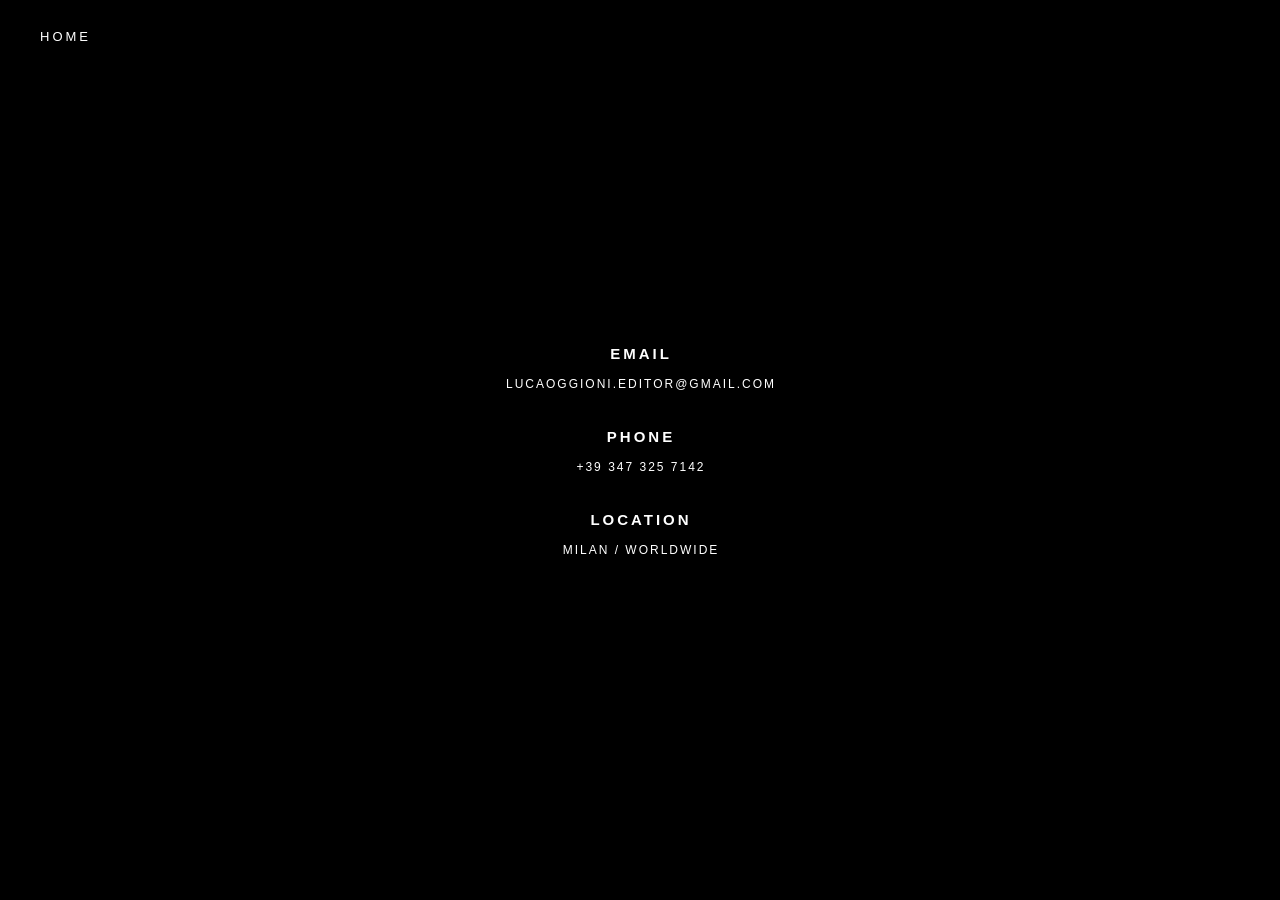
<file: contact.html>
<!DOCTYPE html>
<html lang="it">

<head>

  <meta charset="UTF-8">

  <meta
    name="viewport"
    content="width=device-width, initial-scale=1.0">

  <title>Contact</title>

  <link
    rel="stylesheet"
    href="style.css">

</head>

<body class="contact fade-page">

  <!-- PAGE TRANSITION -->

  <div class="page-fade"></div>

  <!-- VIDEO BG -->

  <video
    class="home-video"
    autoplay
    muted
    loop
    playsinline>

   <source
  src="bg-portfolio.mp4"
  type="video/mp4">

  </video>

  <!-- OVERLAY -->

  <div class="home-overlay"></div>

  <!-- NAV -->

  <div class="nav">

    <a href="index.html">
      HOME
    </a>

  </div>

  <!-- CONTACT CONTENT -->

  <section class="contact-wrapper">

  

    <div class="contact-block">

      <div class="contact-label">
        EMAIL
      </div>

      <a
        href="mailto:yourmail@email.com"
        class="contact-value">

        LUCAOGGIONI.EDITOR@GMAIL.COM

      </a>

    </div>

    <div class="contact-block">

      <div class="contact-label">
        PHONE
      </div>

      <a
        href="tel:+393473257142"
        class="contact-value">

        +39 347 325 7142

      </a>

    </div>

    <div class="contact-block">

      <div class="contact-label">
        LOCATION
      </div>

      <div class="contact-value">
        MILAN / WORLDWIDE
      </div>

    </div>

  </section>

  <!-- PAGE FADE -->

  <script>

    const fade =
      document.querySelector('.page-fade');

    const links =
      document.querySelectorAll('a[href]');

    links.forEach(link => {

      link.addEventListener('click', e => {

        const href =
          link.getAttribute('href');

        if(
          href.startsWith('#') ||
          href.startsWith('mailto:') ||
          href.startsWith('http') ||
          href.startsWith('tel:')
        ){
          return;
        }

        e.preventDefault();

        fade.classList.add('active');

        setTimeout(() => {

          window.location.href = href;

        }, 220);

      });

    });

  </script>

</body>

</html>
</file>
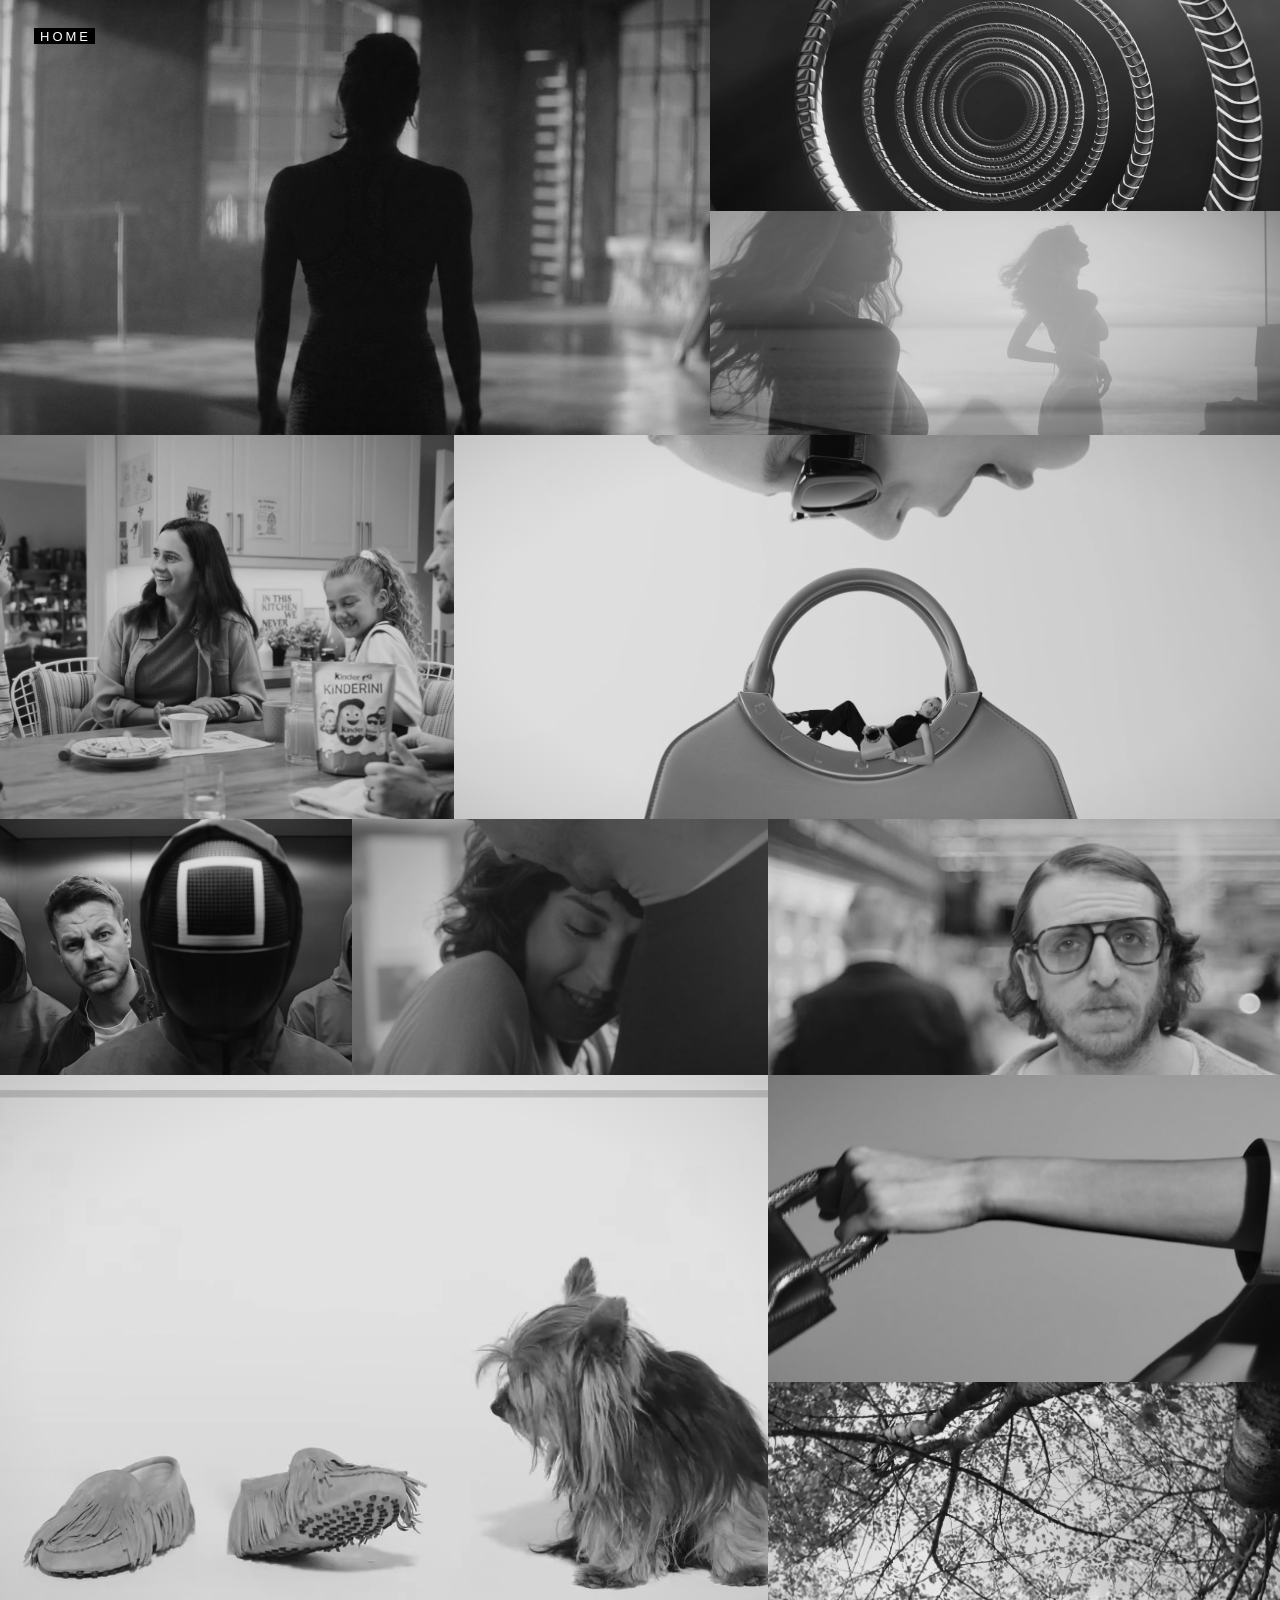
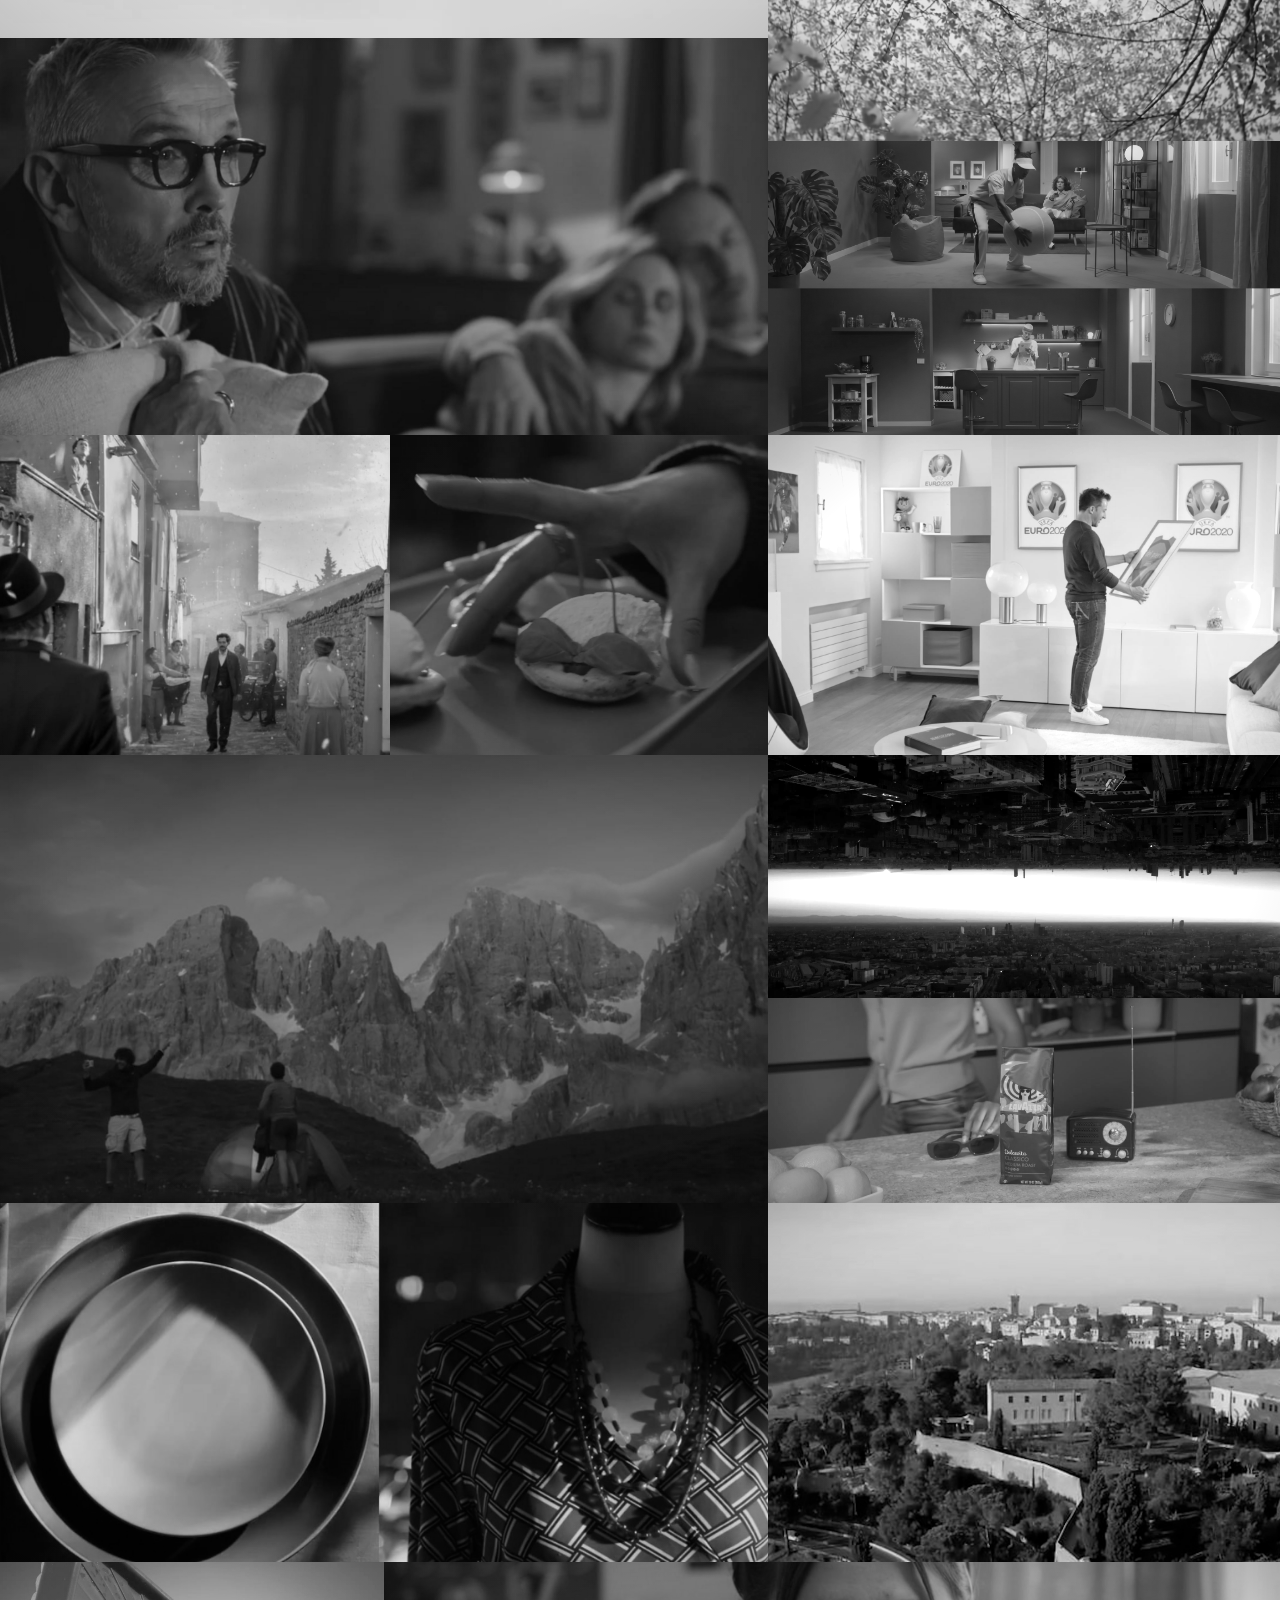
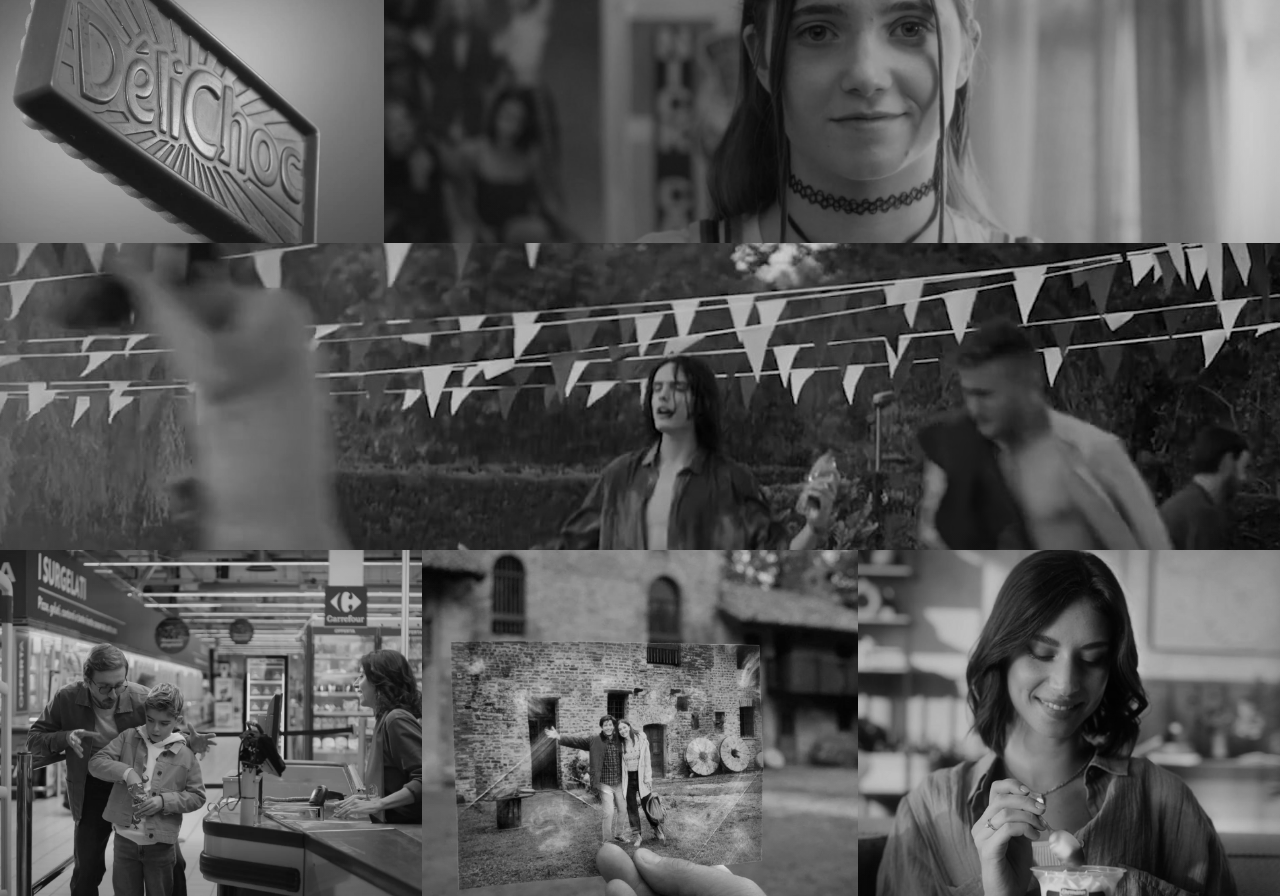
<file: portfolio.html>
<!DOCTYPE html>
<html lang="it">

<head>

  <meta charset="UTF-8">

  <meta
    name="viewport"
    content="width=device-width, initial-scale=1.0">

  <title>Portfolio</title>

  <link
    rel="stylesheet"
    href="style.css">

</head>

<body class="portfolio fade-page">

  <!-- FADE -->

  <div class="page-fade"></div>

  <!-- LIGHT -->

  <div class="light-bloom"></div>

  <!-- BG VIDEO -->

  <video
    autoplay
    muted
    loop
    playsinline
    class="bg-ambient">

    <source
      src="bg-portfolio.mp4"
      type="video/mp4">

  </video>

  <!-- NAV -->

  <div class="nav">

    <a href="index.html">
      HOME
    </a>

  </div>

  <!-- FULLSCREEN PLAYER -->

  <div class="video-modal">

    <div class="close-video">
      ×
    </div>

    <div class="video-container">

  <iframe
    id="vimeo-player"
    src=""
    allow="autoplay; fullscreen"
    allowfullscreen>
  </iframe>

  <div class="video-credit">


  </div>

</div>
  </div>

  <!-- WALL -->

  <div class="wall">

    <!-- 01 -->

    <div
      class="video-card card-1"
      data-vimeo="1185175368">

      <img
        class="thumb"
        src="thumb5.jpg">

      <div class="overlay">

        <div class="play-btn"></div>

        <p class="title">
          MULLER I MIX GOOD
        </p>

      </div>

    </div>

    <!-- 02 -->

    <div
      class="video-card card-2"
      data-vimeo="1185164368">

      <img
        class="thumb"
        src="thumb2.jpg">

      <div class="overlay">

        <div class="play-btn"></div>

        <p class="title">
          BULGARI TBG SAGA
        </p>

      </div>

    </div>

    <!-- 03 -->

    <div
      class="video-card card-3"
      data-vimeo="1185206862">

      <img
        class="thumb"
        src="thumb9.jpg">

      <div class="overlay">

        <div class="play-btn"></div>

        <p class="title">
          CALZEDONIA LIMITED
        </p>

      </div>

    </div>

    <!-- 04 -->

    <div
      class="video-card card-4"
      data-vimeo="1185162012">

      <img
        class="thumb"
        src="thumb6.jpg">

      <div class="overlay">

        <div class="play-btn"></div>

        <p class="title">
          KINDERINI
        </p>

      </div>

    </div>

    <!-- 05 -->

    <div
      class="video-card card-5"
      data-vimeo="1185205059">

      <img
        class="thumb"
        src="thumb1.jpg">

      <div class="overlay">

        <div class="play-btn"></div>

        <p class="title">
          BULGARI OLYMPIA
        </p>

      </div>

    </div>

    <!-- 06 -->

    <div
      class="video-card card-6"
      data-vimeo="1185171024">

      <img
        class="thumb"
        src="thumb14.jpg">

      <div class="overlay">

        <div class="play-btn"></div>

        <p class="title">
          VODAFONE NETFLIX
        </p>

      </div>

    </div>

    <!-- 07 -->

    <div
      class="video-card card-7"
      data-vimeo="1185120048">

      <img
        class="thumb"
        src="thumb7.jpg">

      <div class="overlay">

        <div class="play-btn"></div>

        <p class="title">
          TOD'S YORKY
        </p>

      </div>

    </div>

    <!-- 08 -->

    <div
      class="video-card card-8"
      data-vimeo="1185173892">

      <img
        class="thumb"
        src="thumb3.jpg">

      <div class="overlay">

        <div class="play-btn"></div>

        <p class="title">
          ICE3
        </p>

      </div>

    </div>

    <!-- 09 -->

    <div
      class="video-card card-9"
      data-vimeo="1184770772">

      <img
        class="thumb"
        src="thumb11.jpg">

      <div class="overlay">

        <div class="play-btn"></div>

        <p class="title">
          BULGARI LIU WEN
        </p>

      </div>

    </div>

    <!-- 10 -->

    <div
      class="video-card card-10"
      data-vimeo="1185188072">

      <img
        class="thumb"
        src="thumb10.jpg">

      <div class="overlay">

        <div class="play-btn"></div>

        <p class="title">
          FERROLI
        </p>

      </div>

    </div>

    <!-- 11 -->

    <div
      class="video-card card-11"
      data-vimeo="1185200396">

      <img
        class="thumb"
        src="thumb4.jpg">

      <div class="overlay">

        <div class="play-btn"></div>

        <p class="title">
          LEVIS X WOOLMARK
        </p>

      </div>

    </div>
<!-- 19 -->

<div
  class="video-card card-19"
  data-vimeo="1191499614">

  <img
    class="thumb"
    src="thumb19.jpg">

  <div class="overlay">

    <div class="play-btn"></div>

    <p class="title">
      LAVAZZA ROLAND GARROS
    </p>

  </div>

</div>
    <!-- 12 -->

    <div
      class="video-card card-12"
      data-vimeo="1185202696">

      <img
        class="thumb"
        src="thumb15.jpg">

      <div class="overlay">

        <div class="play-btn"></div>

        <p class="title">
          BIRRA MORETTI SICILIANA
        </p>

      </div>

    </div>

    <!-- 13 -->

    <div
      class="video-card card-13"
      data-vimeo="1185194768">

      <img
        class="thumb"
        src="thumb12.jpg">

      <div class="overlay">

        <div class="play-btn"></div>

        <p class="title">
          VODAFONE RESIDENTIAL
        </p>

      </div>

    </div>

    <!-- 14 -->

    <div
      class="video-card card-14"
      data-vimeo="1189698431">

      <img
        class="thumb"
        src="thumb8.jpg">

      <div class="overlay">

        <div class="play-btn"></div>

        <p class="title">
          NONNO NANNI ROBIOLA
        </p>

      </div>

    </div>

    <!-- 15 -->

    <div
      class="video-card card-15"
      data-vimeo="1185191646">

      <img
        class="thumb"
        src="thumb13.jpg">

      <div class="overlay">

        <div class="play-btn"></div>

        <p class="title">
          SKY EURO 2020
        </p>

      </div>

    </div>

    <!-- 16 -->

    <div
      class="video-card card-16"
      data-vimeo="1185209198">

      <img
        class="thumb"
        src="thumb16.jpg">

      <div class="overlay">

        <div class="play-btn"></div>

        <p class="title">
          VODAFONE BUSINESS
        </p>

      </div>

    </div>

    <!-- 17 -->

<div
  class="video-card card-17"
  data-vimeo="1185211191">

  <img
    class="thumb"
    src="thumb17.jpg">

  <div class="overlay">

    <div class="play-btn"></div>

    <p class="title">
      VODAFONE ITALIAN SUMMER
    </p>

  </div>

</div>

<!-- 18 -->

<div
  class="video-card card-18"
  data-vimeo="1191221382">

  <img
    class="thumb"
    src="thumb18.jpg">

  <div class="overlay">

    <div class="play-btn"></div>

    <p class="title">
      LAVAZZA DOLCEVITA
    </p>

  </div>

</div>

<!-- 20 -->

<div
  class="video-card card-20"
  data-vimeo="1200092415">

  <img
    class="thumb"
    src="thumb26.jpg">

  <div class="overlay">

    <div class="play-btn"></div>

    <p class="title">
      VODAFONE BUSINESS ATTIVITÀ
    </p>

  </div>

</div>

<!-- 21 -->

<div
  class="video-card card-21"
  data-vimeo="1200087025">

  <img
    class="thumb"
    src="thumb21.jpg">

  <div class="overlay">

    <div class="play-btn"></div>

    <p class="title">
      TOD'S MANIFESTO
    </p>

  </div>

</div>

<!-- 22 -->

<div
  class="video-card card-22"
  data-vimeo="1200085600">

  <img
    class="thumb"
    src="thumb22.jpg">

  <div class="overlay">

    <div class="play-btn"></div>

    <p class="title">
      DELICHOC CLASSIC
    </p>

  </div>

</div>

<!-- 23 -->

<div
  class="video-card card-23"
  data-vimeo="1200077693">

  <img
    class="thumb"
    src="thumb23.jpg">

  <div class="overlay">

    <div class="play-btn"></div>

    <p class="title">
      VIVA FOREVER
    </p>

  </div>

</div>

<!-- 24 -->

<div
  class="video-card card-24"
  data-vimeo="1200073229">

  <img
    class="thumb"
    src="thumb20.jpg">

  <div class="overlay">

    <div class="play-btn"></div>

    <p class="title">
      FERRARELLE ALLELUIA
    </p>

  </div>

</div>

<!-- 25 -->

<div
  class="video-card card-25"
  data-vimeo="1200088442">

  <img
    class="thumb"
    src="thumb25.jpg">

  <div class="overlay">

    <div class="play-btn"></div>

    <p class="title">
      CARREFOUR PLAYMOBIL
    </p>

  </div>

</div>

<!-- 26 -->

<div
  class="video-card card-26"
  data-vimeo="1200081562">

  <img
    class="thumb"
    src="thumb24.jpg">

  <div class="overlay">

    <div class="play-btn"></div>

    <p class="title">
      SUPRADYN DIFESE 50+
    </p>

  </div>

</div>

<!-- 27 -->

<div
  class="video-card card-27"
  data-vimeo="1200079544">

  <img
    class="thumb"
    src="thumb27.jpg">

  <div class="overlay">

    <div class="play-btn"></div>

    <p class="title">
      EHRMANN GRAND DESSERT
    </p>

  </div>

</div>

</div>
  <script>

    document.addEventListener('mousemove', e => {

      document.documentElement.style.setProperty(
        '--x',
        e.clientX + 'px'
      );

      document.documentElement.style.setProperty(
        '--y',
        e.clientY + 'px'
      );

    });

    const cards =
      document.querySelectorAll('.video-card[data-vimeo]');

    const modal =
      document.querySelector('.video-modal');

    const iframe =
      document.getElementById('vimeo-player');

    const closeBtn =
      document.querySelector('.close-video');
    
      const credit =
  document.querySelector('.video-credit');

    cards.forEach(card => {
card.addEventListener('touchstart', () => {

  cards.forEach(c =>
    c.classList.remove('active')
  );

  card.classList.add('active');

});
      card.addEventListener('click', () => {

        const id =
          card.dataset.vimeo;
          
 credit.classList.remove('credit-black');
  if(id === '1185175368'){

credit.innerHTML = `   DIRECTOR: FEDERICO MAZZARISI<br>
  AGENCY: RED<br>
  PRODUCTION: AKITA
  `;

}

if(id === '1185164368'){

credit.innerHTML = `   DIRECTOR: LORENZO CISI<br>
  AGENCY: ATOMO MANAGEMENT<br>
  PRODUCTION: ATOMO MANAGEMENT
  `;

}

if(id === '1185206862'){

credit.innerHTML = `   PRODUCTION: CALZEDONIA
  `;

}

if(id === '1185162012'){

credit.innerHTML = `   DIRECTOR: BEN LIAM JONES<br>
  AGENCY: PUBLIREGIA<br>
  PRODUCTION: AKITA
  `;

}

if(id === '1185205059'){
if(window.innerWidth > 900){
    credit.classList.add('credit-black');
}
credit.innerHTML = `   DIRECTOR: BRUNO + NICO<br>
  AGENCY: ATOMO MANAGEMENT<br
  PRODUCTION: ATOMO MANAGEMENT
  `;

}

if(id === '1185171024'){
if(window.innerWidth > 900){
    credit.classList.add('credit-black');
}
credit.innerHTML = `   DIRECTOR: CARLO ARTURO SIGON<br>
  AGENCY: M&C SAATCHI<br>
  PRODUCTION: AKITA
  `;

}

if(id === '1185120048'){
if(window.innerWidth > 900){
    credit.classList.add('credit-black');
}
credit.innerHTML = `   DIRECTOR: CESARE CICARDINI<br>
  PRODUCTION: TWIN STUDIO
  `;

}

if(id === '1185173892'){

credit.innerHTML = `   DIRECTOR: ROBERTO BATTAGLIA<br>
  AGENCY: BATTAGLIA CAMPORA CREATIVE STUDIO
  `;

}

if(id === '1184770772'){

credit.innerHTML = `   DIRECTOR: BRUNO + NICO<br>
  AGENCY: ATOMO MANAGEMENT<br>
  PRODUCTION: ATOMO MANAGEMENT
  `;

}

if(id === '1185188072'){

credit.innerHTML = `   DIRECTOR: ALESSIO FAVA<br>
  AGENCY: DLVBBDO<br>
  PRODUCTION: FILMASTER
  `;

}

if(id === '1185200396'){

credit.innerHTML = `   AGENCY: ATOMO MANAGEMENT<br>
  PRODUCTION: ATOMO MANAGEMENT
  `;

}

if(id === '1191499614'){

credit.innerHTML = `   AGENCY: FREEDA MEDIA
  `;

}

if(id === '1185202696'){

credit.innerHTML = `   DIRECTOR: VESA MANNINEN<br>
  AGENCY: ARMANDO TESTA<br>
  PRODUCTION: THE FAMILY
  `;

}

if(id === '1185194768'){

credit.innerHTML = `   DIRECTOR: TOMMASO BERTÈ<br>
  AGENCY: DLV BBDO<br>
  PRODUCTION: AKITA
  `;

}

if(id === '1189698431'){

credit.innerHTML = `   DIRECTOR: ES POIRE<br>
  AGENCY: RED<br>
  PRODUCTION: HAIBUN
  `;

}

if(id === '1185191646'){
if(window.innerWidth > 900){
    credit.classList.add('credit-black');
}
credit.innerHTML = `   DIRECTOR: LUCA LUCINI<br>
  AGENCY: SKY<br>
  PRODUCTION: AKITA
  `;

}

if(id === '1185209198'){

credit.innerHTML = `   DIRECTOR: JACOPO CARAPELLI<br>
  AGENCY: WPP<br>
  PRODUCTION: FILMASTER
  `;

}

if(id === '1185211191'){

credit.innerHTML = `   DIRECTOR: CARLO ARTURO SIGON<br>
  AGENCY: M&C SAATCHI<br>
  PRODUCTION: AKITA
  `;

}

if(id === '1191221382'){

credit.innerHTML = `   AGENCY: FREEDA MEDIA
  `;

}

if(id === '1200092415'){

credit.innerHTML = `   DIRECTOR: CARLO A. SIGON<br>
  AGENCY: MCSAATCHI<br>
  PRODUCTION: AKITA FILM
  `;

}

if(id === '1200087025'){
if(window.innerWidth > 900){
    credit.classList.add('credit-black');
}
credit.innerHTML = `   AGENCY: FREEDA MEDIA
  `;

}

if(id === '1200085600'){

credit.innerHTML = `   PRODUCTION: 360FX
  `;

}

if(id === '1200077693'){

credit.innerHTML = `   DIRECTOR: GIADA CEOTTO<br>
  PRODUCTION: 360FX
  `;

}

if(id === '1200081562'){

credit.innerHTML = `   DIRECTOR: VITTORIO BONAFFINI<br>
  PRODUCTION: GOENLANDIA GROUP
  `;

}

if(id === '1200088442'){

credit.innerHTML = `   PRODUCTION: AKITA
  `;

}

if(id === '1200073229'){

credit.innerHTML = `   DIRECTOR: GIUSEPPE CAPOTONDI<br>
  AGENCY: LEO BURNETT<br>
  PRODUCTION: THINK CATTLEYA
  `;

}

if(id === '1200079544'){

credit.innerHTML = `   DIRECTOR: PAOLO TONOLI<br>
  AGENCY: SERVICEPLAN CAMPAIGN 3<br>
  PRODUCTION: IT'S US
  `;

}


        iframe.src =
          `https://player.vimeo.com/video/${id}?autoplay=1&autopause=0&muted=0&title=0&byline=0&portrait=0&controls=1`;

        modal.classList.add('active');

credit.classList.add('show');

setTimeout(() => {

  credit.classList.remove('show');

}, 4500);

document.body.style.overflow =
  'hidden';

      });

    });

    closeBtn.addEventListener('click', () => {

      modal.classList.remove('active');

      iframe.src = '';

      document.body.style.overflow = '';

    });

    document.addEventListener('keydown', e => {

      if(e.key === 'Escape'){

        modal.classList.remove('active');

        iframe.src = '';

        document.body.style.overflow = '';

      }

    });

    /* PAGE FADE */

    const fade =
      document.querySelector('.page-fade');

    const links =
      document.querySelectorAll('a[href]');

    links.forEach(link => {

      link.addEventListener('click', e => {

        const href =
          link.getAttribute('href');

        if(
          href.startsWith('#') ||
          href.startsWith('mailto:') ||
          href.startsWith('http')
        ){
          return;
        }

        e.preventDefault();

        fade.classList.add('active');

        setTimeout(() => {

          window.location.href = href;

        }, 220);

      });

    });

  </script>

</body>

</html>
</file>
<file: style.css>
*{
  margin:0;
  padding:0;
  box-sizing:border-box;
}

html,
body{
  width:100%;
  overflow-x:hidden;
  background:#000;
  font-family:Helvetica,Arial,sans-serif;
  color:#fff;
}

/* ================================================= */
/* PAGE TRANSITION */
/* ================================================= */

.page-fade{
  position:fixed;
  inset:0;

  background:rgba(0,0,0,.18);

  backdrop-filter:blur(12px);

  z-index:999999;

  pointer-events:none;

  opacity:0;
  visibility:hidden;

  transition:
    opacity .42s cubic-bezier(.7,0,.3,1),
    visibility .42s ease,
    backdrop-filter .42s ease;
}

.page-fade.active{

  opacity:1;

  visibility:visible;

  backdrop-filter:blur(18px);
}

.fade-page{
  animation:
    fadePageIn .7s cubic-bezier(.16,.84,.24,1);
}

@keyframes fadePageIn{

  0%{
    opacity:0;
    filter:blur(8px);
  }

  100%{
    opacity:1;
    filter:blur(0);
  }

}

/* ================================================= */
/* HOME */
/* ================================================= */

body.home{
  width:100vw;
  height:100vh;
  overflow:hidden;
  background:#000;
}

.home-video{
  position:fixed;
  inset:0;

  width:100%;
  height:100%;

  object-fit:cover;

  z-index:0;
}

.home-overlay{
  position:fixed;
  inset:0;

  background:rgba(0,0,0,.08);

  z-index:1;
}

.sound-toggle{

  position:fixed;

  bottom:28px;
  left:34px;

  z-index:30;

  background:#000;

  color:#fff;

  font-size:13px;

  letter-spacing:3px;

  text-transform:uppercase;

  padding:2px 4px 1px 6px;

  cursor:pointer;

  user-select:none;

  transition:
    background .22s ease,
    color .22s ease;
}

.sound-toggle:hover{

  background:#fff;

  color:#000;
}

/* ================================================= */
/* MENU */
/* ================================================= */

.home-menu{
  position:fixed;

  top:40px;
  right:50px;

  z-index:20;

  display:flex;
  gap:30px;
}

.home-menu a{

  color:#fff;

  text-decoration:none;

  font-size:13px;

  letter-spacing:3px;

  text-transform:uppercase;

  opacity:.92;

  background:#000;

  padding:
    2px 4px 1px 6px;

  line-height:1;

  display:flex;
  align-items:center;
  justify-content:center;

  transition:
    background .22s ease,
    color .22s ease,
    opacity .22s ease,
    transform .22s ease;
}

.home-menu a:hover{

  opacity:1;

  background:#fff;

  color:#000;
}

/* ================================================= */
/* PORTFOLIO */
/* ================================================= */

body.portfolio{
  background:#000;
  overflow-x:hidden;
}

/* ================================================= */
/* BACKGROUND */
/* ================================================= */

.bg-ambient{
  position:fixed;
  inset:0;

  width:100%;
  height:100%;

  object-fit:cover;

  opacity:.18;

  filter:
    brightness(.35)
    saturate(.7);

  z-index:0;

  pointer-events:none;
}

.light-bloom{
  position:fixed;
  inset:0;

  pointer-events:none;

  z-index:1;

  background:
    radial-gradient(
      circle at var(--x,50%) var(--y,50%),
      rgba(255,255,255,.035),
      transparent 22%
    );
}

/* ================================================= */
/* NAV */
/* ================================================= */

.nav{
  position:fixed;

  top:28px;
  left:34px;

  z-index:100;
}

.nav a{

  color:#fff;

  text-decoration:none;

  font-size:13px;

  letter-spacing:3px;

  background:#000;

  padding:
    2px 4px 1px 6px;

  line-height:1;

  display:flex;
  align-items:center;
  justify-content:center;

  transition:
    background .22s ease,
    color .22s ease;
}

.nav a:hover{

  background:#fff;

  color:#000;
}

/* ================================================= */
/* WALL */
/* ================================================= */

.wall{
  position:relative;

  width:100vw;

  height:320vw;

  overflow:hidden;

  background:#000;

  z-index:5;
}

/* ================================================= */
/* VIDEO CARD */
/* ================================================= */

.video-card{
  position:absolute;

  overflow:hidden;

  background:#000;

  cursor:pointer;

  transform:translateZ(0);

  backface-visibility:hidden;
}

.thumb{
  position:absolute;

  inset:-2px;

  width:calc(100% + 4px);
  height:calc(100% + 4px);

  object-fit:cover;

  object-position:center center;

  transform:scale(1.04);

  filter:
    grayscale(100%)
    brightness(.92);

  transition:
    transform 1.15s cubic-bezier(.2,.8,.2,1),
    filter .6s ease;
}

/* ================================================= */
/* CUSTOM THUMB POSITIONS */
/* ================================================= */

.card-6 .thumb,
.card-7 .thumb{
  object-position:center 22%;
}

.card-15 .thumb{
  object-position:center center;

  filter:
    grayscale(100%)
    brightness(1.02);
}

.card-16 .thumb{

  object-position:center top;

  transform:scale(1.02);

  filter:
    grayscale(100%)
    brightness(1.32)
    contrast(1.1);
}
.card-15 .thumb{

  transform:scale(1.08);

  object-position:center top;
}
.card-19 .thumb{

  inset:0;

  width:100%;

  height:100%;

  object-fit:cover;

  object-position:center top;

  transform:scale(1.02);

  filter:
    grayscale(100%)
    brightness(.92);
}

.card-24 .thumb{
  object-position:center top;
  transform:scale(1.01);
}

/* ================================================= */
/* HOVER */
/* ================================================= */

.video-card:hover .thumb{

  transform:scale(1.11);

  filter:
    grayscale(0%)
    brightness(1.05)
    contrast(1.02);
}

.card-16:hover .thumb{

  transform:scale(1.06);

  filter:
    grayscale(0%)
    brightness(1.28)
    contrast(1.1);
}

/* ================================================= */
/* EDGE BLEND */
/* ================================================= */

.video-card::after{
  content:"";

  position:absolute;
  inset:0;

  background:
    radial-gradient(
      ellipse at center,
      transparent 64%,
      rgba(0,0,0,.05) 84%,
      rgba(0,0,0,.12) 100%
    );

  pointer-events:none;

  z-index:2;
}
.card-19::after{
  display:none;
}

/* ================================================= */
/* OVERLAY */
/* ================================================= */

.overlay{
  position:absolute;
  inset:0;

  display:flex;
  flex-direction:column;
  justify-content:center;
  align-items:center;

  background:rgba(0,0,0,.08);

  opacity:0;

  transition:opacity .25s ease;

  z-index:3;
}

.video-card:hover .overlay{
  opacity:1;
}

/* ================================================= */
/* PLAY BUTTON */
/* ================================================= */

.play-btn{
  width:56px;
  height:56px;

  border:1.2px solid rgba(255,255,255,.9);

  border-radius:50%;

  position:relative;
}

.play-btn::after{
  content:"";

  position:absolute;

  left:22px;
  top:17px;

  border-left:14px solid #fff;
  border-top:9px solid transparent;
  border-bottom:9px solid transparent;
}

/* ================================================= */
/* TITLES */
/* ================================================= */

.title{

  margin-top:12px;

  font-size:12px;

  font-weight:900;

  letter-spacing:3px;

  text-transform:uppercase;

  text-align:center;

  color:#fff;

  background:#000;

  padding:
    2px 4px 1px 6px;

  display:inline-flex;

  align-items:center;
  justify-content:center;

  width:auto;
  max-width:92%;

  line-height:1;

  box-shadow:
    0 0 10px rgba(0,0,0,.25);

  text-shadow:
    0 0 10px rgba(0,0,0,.85),
    0 0 20px rgba(0,0,0,.7);

  opacity:0;

  transform:translateY(10px);

  transition:
    background .22s ease,
    color .22s ease,
    opacity .22s ease,
    transform .22s ease;
}

.video-card:hover .title{

  opacity:1;

  transform:translateY(0);
}

/* NEGATIVE SOLO SU HOVER DIRETTO */

.title:hover{

  background:#fff;

  color:#000;

  box-shadow:
    0 0 18px rgba(255,255,255,.18);
}

.active-coming{
  background:
    linear-gradient(
      180deg,
      rgba(18,18,18,.96),
      rgba(0,0,0,1)
    );
}

.always-visible{
  opacity:1 !important;
  transform:none !important;
}

/* ================================================= */
/* WALL LAYOUT */
/* ================================================= */

.card-1{
  top:0;
  left:0;
  width:56vw;
  height:34vw;
}

.card-2{
  top:0;
  left:55.5vw;
  width:44.5vw;
  height:17vw;
}

.card-3{
  top:16.5vw;
  left:55.5vw;
  width:44.5vw;
  height:18vw;
}

.card-4{
  top:34vw;
  left:0;
  width:36vw;
  height:31vw;
}

.card-5{
  top:34vw;
  left:35.5vw;
  width:64.5vw;
  height:31vw;
}

.card-6{
  top:64vw;
  left:0;
  width:28vw;
  height:21vw;
}

.card-7{
  top:84vw;
  left:0;

  width:62vw;
  height:46vw;
}

.card-8{
  top:64vw;
  left:60vw;
  width:47vw;
  height:30vw;
}

.card-9{
  top:84vw;
  left:60vw;

  width:60vw;
  height:32vw;
}

.card-10{
  top:64vw;
  left:27.5vw;

  width:32.5vw;
  height:20vw;
}

.card-11{

  top:108vw;

  left:60vw;

  width:40vw;

  height:28vw;
}

.card-19{

  top:136vw;

  left:60vw;

  width:40vw;

  height:23vw;
}
.card-12{
  top:156vw;
  left:0;

  width:31vw;
  height:29vw;
}

.card-13{
  top:128vw;
  left:0;

  width:60vw;
  height:31vw;
}

.card-14{
  top:159vw;
  left:30.5vw;
  width:30vw;
  height:26vw;
}

.card-15{
  top:159vw;
  left:60vw;
  width:40vw;
  height:26vw;
}

.card-16{
  top:184vw;
  left:60vw;
  width:40vw;
  height:20vw;
}

.card-17{
  top:184vw;
  left:0;
  width:60vw;
  height:35vw;
}

.card-18{
  top:203vw;
  left:60vw;
  width:40vw;
  height:16vw;

  background:
    linear-gradient(
      180deg,
      rgba(18,18,18,.96),
      rgba(0,0,0,1)
    );

  display:flex;
  justify-content:center;
  align-items:center;
}
.card-18{
  top:203vw;
  left:60vw;
  width:40vw;
  height:16vw;

  background:
    linear-gradient(
      180deg,
      rgba(18,18,18,.96),
      rgba(0,0,0,1)
    );

  display:flex;
  justify-content:center;
  align-items:center;
}

/* ================================================= */
/* NEW WALL */
/* ================================================= */

.card-20{
  top:219vw;
  left:0;
  width:60vw;
  height:28vw;
}

.card-21{
  top:219vw;
  left:60vw;
  width:44vw;
  height:28vw;
}

.card-22{
  top:247vw;
  left:0;
  width:30vw;
  height:22vw;
}

.card-23{
  top:247vw;
  left:30vw;
  width:70vw;
  height:22vw;
}

.card-24{
  top:269vw;
  left:0;
  width:100vw;
  height:24vw;
}

.card-25{
  top:293vw;
  left:0;
  width:33vw;
  height:27vw;
}

.card-26{
  top:293vw;
  left:33vw;
  width:34vw;
  height:27vw;
}

.card-27{
  top:293vw;
  left:67vw;
  width:33vw;
  height:27vw;
}
.video-credit{

  position:absolute;

  left:30px;
  top:30px;

  z-index:100000;

  color:#fff;

  font-size:11px;

  line-height:1.6;

  letter-spacing:2px;

  text-transform:uppercase;


  opacity:0;

  transition:opacity 1.5s ease;

  pointer-events:none;
}

.video-credit.show{
  opacity:1;
}
/* ================================================= */
/* VIDEO MODAL */
/* ================================================= */

.video-modal{
  position:fixed;
  inset:0;

  width:100vw;
  height:100vh;

  background:#000;

  z-index:99999;

  opacity:0;
  visibility:hidden;

  transition:
    opacity .45s ease,
    visibility .45s ease;
}

.video-modal.active{
  opacity:1;
  visibility:visible;
}

.video-container{
  position:absolute;
  inset:0;

  width:100%;
  height:100%;
}

.video-container iframe{
  position:absolute;
  inset:0;

  width:100vw;
  height:100vh;

  border:none;

  display:block;
}

/* ================================================= */
/* CLOSE */
/* ================================================= */

.close-video{
  position:fixed;

  top:28px;
  right:60px;

  z-index:100000;

  color:white;

  font-size:42px;

  line-height:1;

  cursor:pointer;

  opacity:.75;

  transition:
    opacity .25s ease,
    transform .25s ease;
}

.close-video:hover{
  opacity:1;
  transform:scale(1.08);
}

/* ================================================= */
/* MOBILE */
/* ================================================= */
@media(max-width:900px){

  .wall{

    position:relative;

    width:100vw;

    height:auto;

    display:grid;

    grid-template-columns:1fr 1fr;

    gap:0;

    background:#000;
  }

  .video-card{

    position:relative !important;

    top:auto !important;
    left:auto !important;

    width:100% !important;

    height:50vw !important;
  }
  .card-5  { grid-column:1; grid-row:1; } /* BULGARI OLYMPIA */
.card-4  { grid-column:2; grid-row:1; } /* KINDERINI */

.card-2  { grid-column:1; grid-row:2; } /* BULGARI TBG SAGA */
.card-1  { grid-column:2; grid-row:2; } /* MULLER */

.card-3  { grid-column:1; grid-row:3; } /* CALZEDONIA */

.card-6  { grid-column:2; grid-row:3; }

.card-7  { grid-column:1; grid-row:4; }
.card-8  { grid-column:2; grid-row:4; }

.card-9  { grid-column:1; grid-row:5; }
.card-10 { grid-column:2; grid-row:5; }

.card-11 { grid-column:1; grid-row:6; }
.card-19 { grid-column:2; grid-row:6; }

.card-12 { grid-column:1; grid-row:7; }
.card-13 { grid-column:2; grid-row:7; }

.card-14 { grid-column:1; grid-row:8; }
.card-15 { grid-column:2; grid-row:8; }

.card-16 { grid-column:1; grid-row:9; }
.card-17 { grid-column:2; grid-row:9; }

.card-18 { grid-column:1; grid-row:10; }
.card-20 { grid-column:2; grid-row:10; }

.card-21 { grid-column:1; grid-row:11; }
.card-22 { grid-column:2; grid-row:11; }

.card-23 { grid-column:1; grid-row:12; }
.card-24 { grid-column:2; grid-row:12; }

.card-25 { grid-column:1; grid-row:13; }
.card-26 { grid-column:2; grid-row:13; }

.card-27{
    grid-column:1 / 3;
    grid-row:14;
    height:60vw !important;
}
  .card-27{
  grid-column:1 / 3;
  height:60vw !important;
}

 .overlay{
  opacity:0;
  transition:opacity .25s ease;
}

.video-card.active .overlay{
  opacity:1;
}

  .play-btn{
    display:none;
  }

  .title{

    opacity:1;

    transform:none;

    font-size:10px;

    letter-spacing:2px;
  }

}
/* ================================================= */
/* CONTACT */
/* ================================================= */

body.contact{
  width:100vw;
  height:100vh;

  overflow:hidden;

  background:#000;
}

.contact-wrapper{
  position:relative;

  z-index:10;

  width:100%;
  height:100vh;

  display:flex;

  flex-direction:column;

  justify-content:center;

  align-items:center;

  gap:34px;

  padding:40px;
}

.contact-block{
  display:flex;

  flex-direction:column;

  align-items:center;

  gap:12px;
}

.contact-label{

  background:#000;

  color:#fff;

  font-size:15px;

  font-weight:900;

  letter-spacing:3px;

  text-transform:uppercase;

  padding:
    2px 4px 1px 6px;

  transition:
    background .22s ease,
    color .22s ease;
}

.contact-value{

  color:#fff;

  text-decoration:none;

  font-size:12px;

  letter-spacing:2px;

  background:#000;

  padding:
    2px 4px 1px 6px;

  transition:
    background .22s ease,
    color .22s ease;
}

.contact-label:hover,
.contact-value:hover{

  background:#fff;

  color:#000;
}

.video-credit.credit-black{

  color:#000;

}

.desktop-video{
  display:block;
}

.mobile-video{
  display:none;
}

@media(max-width:900px){

  .desktop-video{
    display:none;
  }

  .mobile-video{
    display:block;
  }

}
</file>
